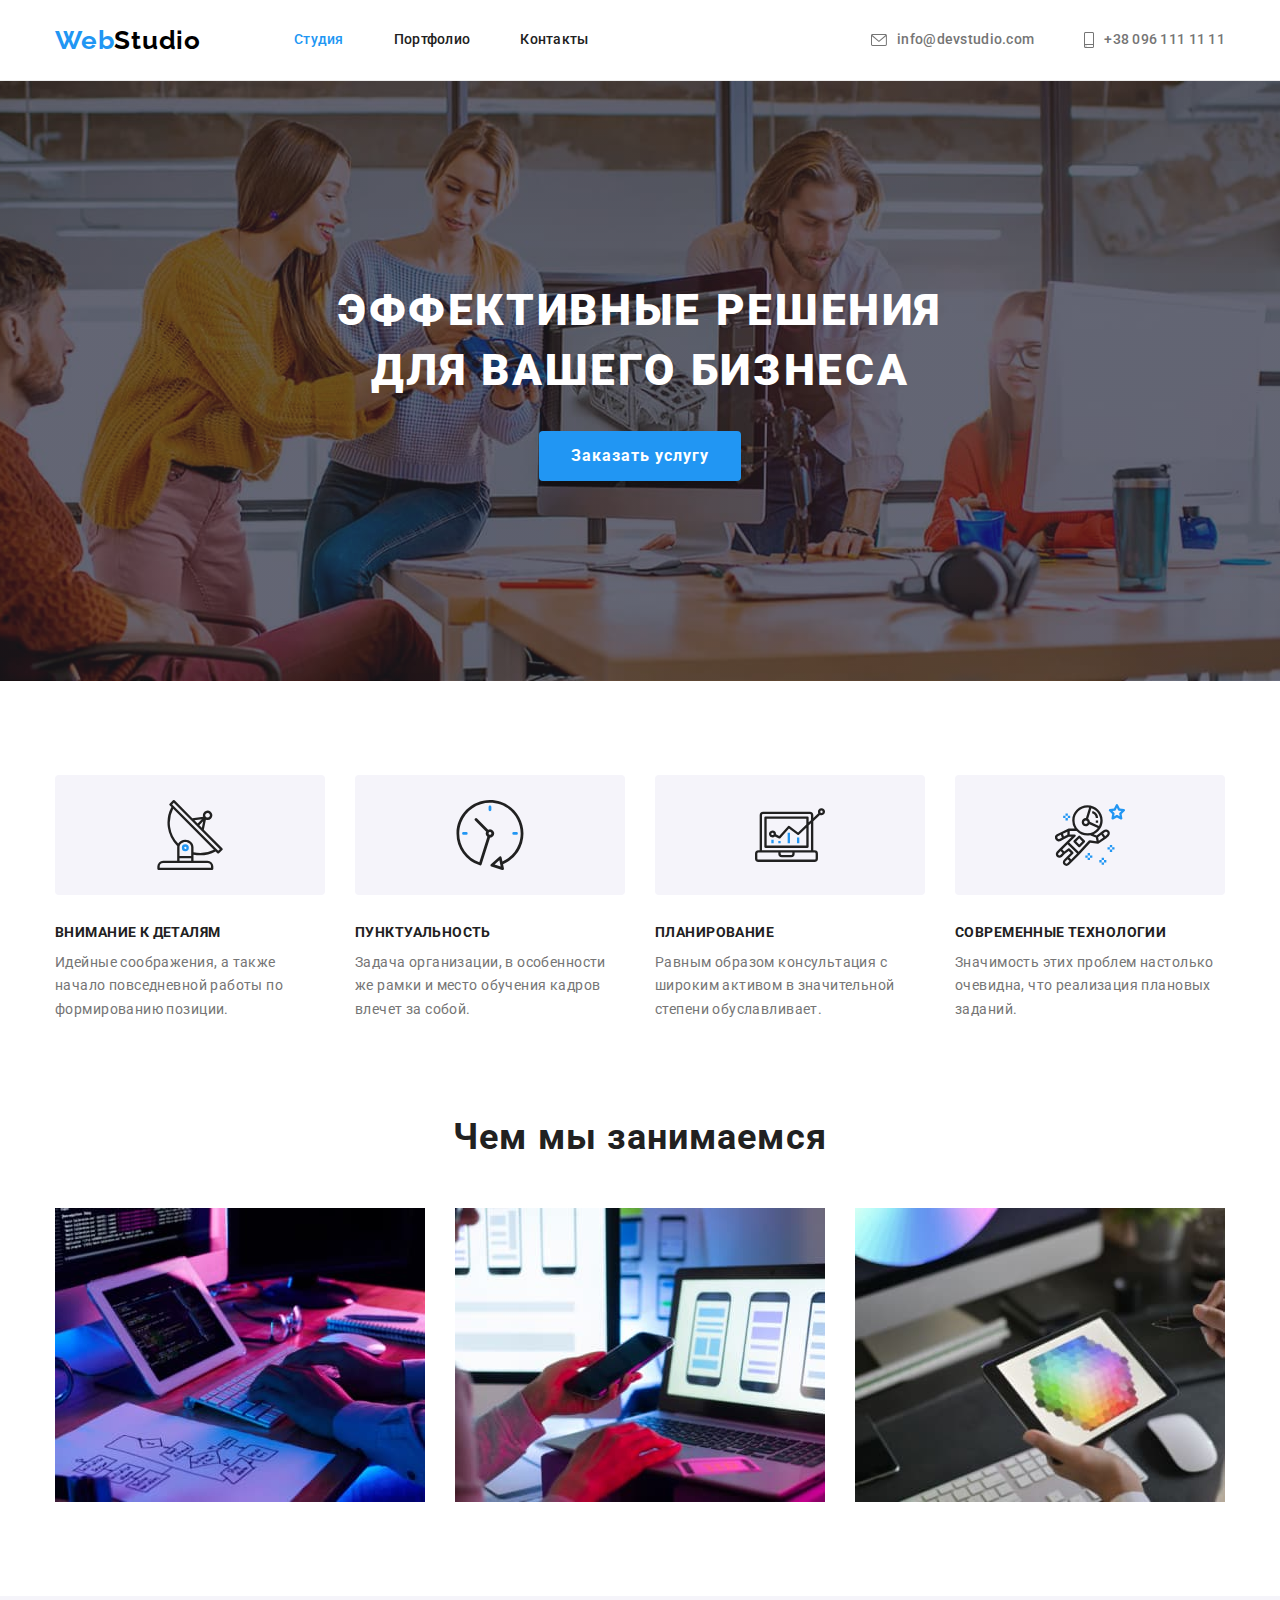
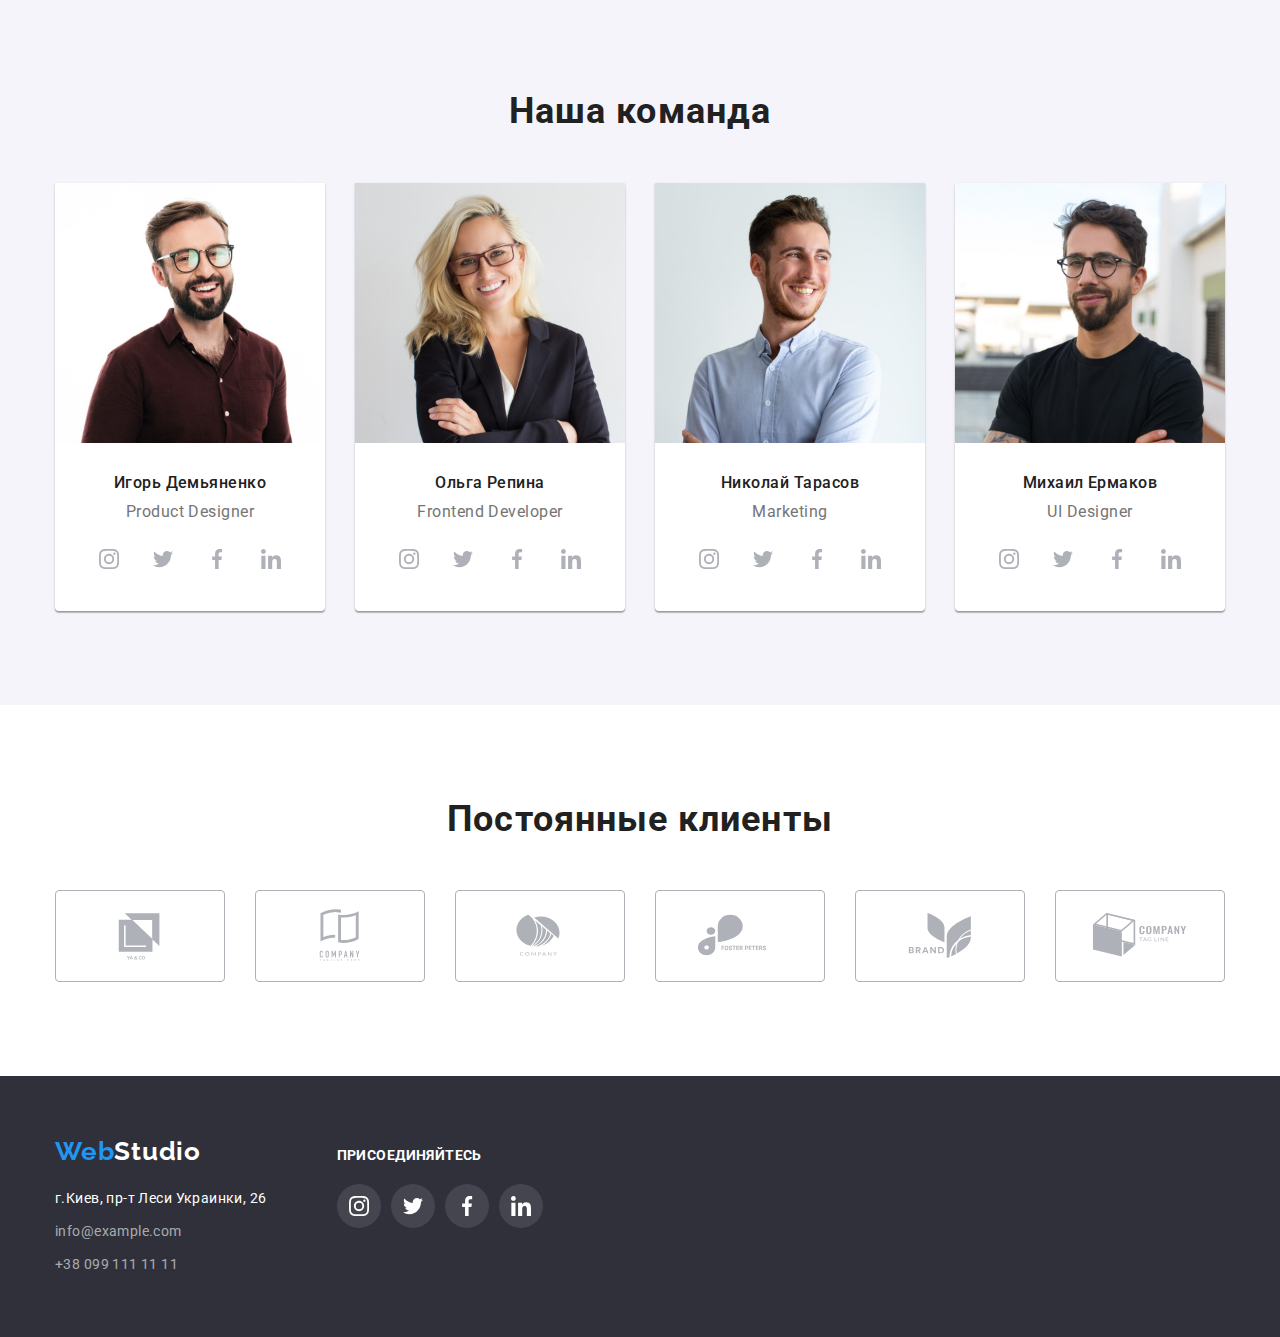
<file: index.html>
<!DOCTYPE html>
<html lang="ru">
  <head>
    <meta charset="UTF-8" />
    <meta http-equiv="X-UA-Compatible" content="IE=edge" />
    <meta name="viewport" content="width=device-width, initial-scale=1.0" />
    <title>Студия</title>
    <link rel="preconnect" href="https://fonts.googleapis.com" />
    <link rel="preconnect" href="https://fonts.gstatic.com" crossorigin />
    <link
      href="https://fonts.googleapis.com/css2?family=Raleway:wght@700&family=Roboto:wght@400;500;700;900&display=swap"
      rel="stylesheet"
    />
    <link
      rel="stylesheet"
      href="https://cdnjs.cloudflare.com/ajax/libs/modern-normalize/1.1.0/modern-normalize.min.css"
    />
    <link rel="stylesheet" href="./css/styles.css" />
  </head>
  <body>
    <!--Шапка сайта-->

    <header class="header">
      <div class="container main-nav">
        <nav class="header-nav">
          <a class="logo link" href="./index.html">Web<span class="logo-black">Studio</span></a>

          <ul class="header-nav-list">
            <li class="header-nav-item">
              <a class="header-nav-link link current" href="./index.html">Студия</a>
            </li>
            <li class="header-nav-item">
              <a class="header-nav-link link" href="./portfolio.html">Портфолио</a>
            </li>
            <li class="header-nav-item"><a class="header-nav-link link" href="">Контакты</a></li>
          </ul>
        </nav>
        <ul class="header-contact">
          <li class="header-contact-item">
            <a class="header-contact-link link" href="mailto:info@devstudio.com">
              <svg class="contact-icon" width="16" height="12">
                <use href="./images/icons.svg#icon-envelope"></use>
              </svg>
              info@devstudio.com</a
            >
          </li>
          <li class="header-contact-item">
            <a class="header-contact-link link" href="tel:+380961111111">
              <svg class="contact-icon" width="10" height="16">
                <use href="./images/icons.svg#icon-smartphone"></use>
              </svg>
              +38 096 111 11 11
            </a>
          </li>
        </ul>
      </div>
    </header>

    <main>
      <!--Герой-->

      <section class="hero">
        <div class="container">
          <h1 class="hero-title">Эффективные решения для вашего бизнеса</h1>
          <button class="hero-btn" type="button">Заказать услугу</button>
        </div>
      </section>

      <!--Наши особенности-->

      <section class="section">
        <div class="container">
          <h2 class="visually-hidden title">Наши особенности</h2>
          <ul class="feature-list">
            <li class="feature-list-item">
              <div class="feature-box-icon">
                <svg width="70" height="70">
                  <use href="./images/icons.svg#icon-antenna"></use>
                </svg>
              </div>
              <h3 class="feature-list-title title">Внимание к деталям</h3>
              <p class="feature-list-text">
                Идейные соображения, а также начало повседневной работы по формированию позиции.
              </p>
            </li>
            <li class="feature-list-item clock">
              <div class="feature-box-icon">
                <svg width="70" height="70">
                  <use href="./images/icons.svg#icon-clock"></use>
                </svg>
              </div>
              <h3 class="feature-list-title title">Пунктуальность</h3>
              <p class="feature-list-text">
                Задача организации, в особенности же рамки и место обучения кадров влечет за собой.
              </p>
            </li>
            <li class="feature-list-item diagram">
              <div class="feature-box-icon">
                <svg width="70" height="70">
                  <use href="./images/icons.svg#icon-diagram"></use>
                </svg>
              </div>
              <h3 class="feature-list-title title">Планирование</h3>
              <p class="feature-list-text">
                Равным образом консультация с широким активом в значительной степени обуславливает.
              </p>
            </li>
            <li class="feature-list-item astronaut">
              <div class="feature-box-icon">
                <svg width="70" height="70">
                  <use href="./images/icons.svg#icon-astronaut"></use>
                </svg>
              </div>
              <h3 class="feature-list-title title">Современные технологии</h3>
              <p class="feature-list-text">
                Значимость этих проблем настолько очевидна, что реализация плановых заданий.
              </p>
            </li>
          </ul>
        </div>
      </section>

      <!--Чем мы занимаемся-->

      <section class="product section">
        <div class="container">
          <h2 class="product-title title">Чем мы занимаемся</h2>
          <ul class="product-list">
            <li class="product-list-item">
              <img
                class="product-list-img"
                src="./images/box1.jpg"
                alt="набор текста на клавиатуре"
                width="370"
              />
            </li>
            <li class="product-list-item">
              <img
                class="product-list-img"
                src="./images/box2.jpg"
                alt="мобильный телефон в руке и ноутбук"
                width="370"
              />
            </li>
            <li class="product-list-item">
              <img
                class="product-list-img"
                src="./images/box3.jpg"
                alt="планшет в руке"
                width="370"
              />
            </li>
          </ul>
        </div>
      </section>

      <!--Наша команда-->

      <section class="team section">
        <div class="container">
          <h2 class="team-title title">Наша команда</h2>
          <ul class="team-list">
            <li class="team-list-item">
              <img
                class="team-list-img"
                src="./images/teamcard1.jpg"
                alt="фото мужчины в очках"
                width="270"
              />
              <div class="team-list-cont">
                <h3 class="team-list-title title">Игорь Демьяненко</h3>
                <p class="team-list-text" lang="en">Product Designer</p>
                <ul class="team-social-list">
                  <li class="team-social-item">
                    <a
                      class="team-social-link link"
                      href="#"
                      target="_blank"
                      rel="noopener noreferrer"
                    >
                      <svg width="20" height="20">
                        <use href="./images/icons.svg#icon-instagram"></use>
                      </svg>
                    </a>
                  </li>
                  <li class="team-social-item">
                    <a
                      class="team-social-link link"
                      href="#"
                      target="_blank"
                      rel="noopener noreferrer"
                    >
                      <svg width="20" height="20">
                        <use href="./images/icons.svg#icon-twitter"></use>
                      </svg>
                    </a>
                  </li>
                  <li class="team-social-item">
                    <a
                      class="team-social-link link"
                      href="#"
                      target="_blank"
                      rel="noopener noreferrer"
                    >
                      <svg width="20" height="20">
                        <use href="./images/icons.svg#icon-facebook"></use>
                      </svg>
                    </a>
                  </li>
                  <li class="team-social-item">
                    <a
                      class="team-social-link link"
                      href="#"
                      target="_blank"
                      rel="noopener noreferrer"
                    >
                      <svg width="20" height="20">
                        <use href="./images/icons.svg#icon-linkedin"></use>
                      </svg>
                    </a>
                  </li>
                </ul>
              </div>
            </li>
            <li class="team-list-item">
              <img
                class="team-list-img"
                src="./images/teamcard2.jpg"
                alt="фото женщины в очках"
                width="270"
              />
              <div class="team-list-cont">
                <h3 class="team-list-title title">Ольга Репина</h3>
                <p class="team-list-text" lang="en">Frontend Developer</p>
                <ul class="team-social-list">
                  <li class="team-social-item">
                    <a
                      class="team-social-link link"
                      href="#"
                      target="_blank"
                      rel="noopener noreferrer"
                    >
                      <svg width="20" height="20">
                        <use href="./images/icons.svg#icon-instagram"></use>
                      </svg>
                    </a>
                  </li>
                  <li class="team-social-item">
                    <a
                      class="team-social-link link"
                      href="#"
                      target="_blank"
                      rel="noopener noreferrer"
                    >
                      <svg width="20" height="20">
                        <use href="./images/icons.svg#icon-twitter"></use>
                      </svg>
                    </a>
                  </li>
                  <li class="team-social-item">
                    <a
                      class="team-social-link link"
                      href="#"
                      target="_blank"
                      rel="noopener noreferrer"
                    >
                      <svg width="20" height="20">
                        <use href="./images/icons.svg#icon-facebook"></use>
                      </svg>
                    </a>
                  </li>
                  <li class="team-social-item">
                    <a
                      class="team-social-link link"
                      href="#"
                      target="_blank"
                      rel="noopener noreferrer"
                    >
                      <svg width="20" height="20">
                        <use href="./images/icons.svg#icon-linkedin"></use>
                      </svg>
                    </a>
                  </li>
                </ul>
              </div>
            </li>
            <li class="team-list-item">
              <img
                class="team-list-img"
                src="./images/teamcard3.jpg"
                alt="фото улыбающегося мужчины"
                width="270"
              />
              <div class="team-list-cont">
                <h3 class="team-list-title title">Николай Тарасов</h3>
                <p class="team-list-text" lang="en">Marketing</p>
                <ul class="team-social-list">
                  <li class="team-social-item">
                    <a
                      class="team-social-link link"
                      href="#"
                      target="_blank"
                      rel="noopener noreferrer"
                    >
                      <svg width="20" height="20">
                        <use href="./images/icons.svg#icon-instagram"></use>
                      </svg>
                    </a>
                  </li>
                  <li class="team-social-item">
                    <a
                      class="team-social-link link"
                      href="#"
                      target="_blank"
                      rel="noopener noreferrer"
                    >
                      <svg width="20" height="20">
                        <use href="./images/icons.svg#icon-twitter"></use>
                      </svg>
                    </a>
                  </li>
                  <li class="team-social-item">
                    <a
                      class="team-social-link link"
                      href="#"
                      target="_blank"
                      rel="noopener noreferrer"
                    >
                      <svg width="20" height="20">
                        <use href="./images/icons.svg#icon-facebook"></use>
                      </svg>
                    </a>
                  </li>
                  <li class="team-social-item">
                    <a
                      class="team-social-link link"
                      href="#"
                      target="_blank"
                      rel="noopener noreferrer"
                    >
                      <svg width="20" height="20">
                        <use href="./images/icons.svg#icon-linkedin"></use>
                      </svg>
                    </a>
                  </li>
                </ul>
              </div>
            </li>
            <li class="team-list-item">
              <img
                class="team-list-img"
                src="./images/teamcard4.jpg"
                alt="фото мужчины в очках"
                width="270"
              />
              <div class="team-list-cont">
                <h3 class="team-list-title title">Михаил Ермаков</h3>
                <p class="team-list-text" lang="en">UI Designer</p>
                <ul class="team-social-list">
                  <li class="team-social-item">
                    <a
                      class="team-social-link link"
                      href="#"
                      target="_blank"
                      rel="noopener noreferrer"
                    >
                      <svg width="20" height="20">
                        <use href="./images/icons.svg#icon-instagram"></use>
                      </svg>
                    </a>
                  </li>
                  <li class="team-social-item">
                    <a
                      class="team-social-link link"
                      href="#"
                      target="_blank"
                      rel="noopener noreferrer"
                    >
                      <svg width="20" height="20">
                        <use href="./images/icons.svg#icon-twitter"></use>
                      </svg>
                    </a>
                  </li>
                  <li class="team-social-item">
                    <a
                      class="team-social-link link"
                      href="#"
                      target="_blank"
                      rel="noopener noreferrer"
                    >
                      <svg width="20" height="20">
                        <use href="./images/icons.svg#icon-facebook"></use>
                      </svg>
                    </a>
                  </li>
                  <li class="team-social-item">
                    <a
                      class="team-social-link link"
                      href="#"
                      target="_blank"
                      rel="noopener noreferrer"
                    >
                      <svg width="20" height="20">
                        <use href="./images/icons.svg#icon-linkedin"></use>
                      </svg>
                    </a>
                  </li>
                </ul>
              </div>
            </li>
          </ul>
        </div>
      </section>

      <!--       Постоянные клиенты       -->

      <section class="section">
        <div class="container">
          <h2 class="client-title title">Постоянные клиенты</h2>
          <ul class="client-list">
            <li class="client-item">
              <a class="client-link link" target="_blank" rel="noreferrer noopener" href="#">
                <svg class="client-icon" width="106" height="60">
                  <use href="./images/icons.svg#icon-client01"></use>
                </svg>
              </a>
            </li>
            <li class="client-item">
              <a class="client-link link" target="_blank" rel="noreferrer noopener" href="#">
                <svg class="client-icon" width="106" height="60">
                  <use href="./images/icons.svg#icon-client02"></use>
                </svg>
              </a>
            </li>
            <li class="client-item">
              <a class="client-link link" target="_blank" rel="noreferrer noopener" href="#">
                <svg class="client-icon" width="106" height="60">
                  <use href="./images/icons.svg#icon-client03"></use>
                </svg>
              </a>
            </li>
            <li class="client-item">
              <a class="client-link link" target="_blank" rel="noreferrer noopener" href="#">
                <svg class="client-icon" width="106" height="60">
                  <use href="./images/icons.svg#icon-client04"></use>
                </svg>
              </a>
            </li>
            <li class="client-item">
              <a class="client-link link" target="_blank" rel="noreferrer noopener" href="#">
                <svg class="client-icon" width="106" height="60">
                  <use href="./images/icons.svg#icon-client05"></use>
                </svg>
              </a>
            </li>
            <li class="client-item">
              <a class="client-link link" target="_blank" rel="noreferrer noopener" href="#">
                <svg class="client-icon" width="106" height="60">
                  <use href="./images/icons.svg#icon-client06"></use>
                </svg>
              </a>
            </li>
          </ul>
        </div>
      </section>
    </main>

    <!--Подвал-->

    <footer class="footer">
      <div class="container footerflex">
        <div class="footer-box-addr">
          <a href="./index.html" class="logo link">Web<span class="logo-white">Studio</span></a>
          <address class="footer-addr">
            <ul class="footer-addr-list">
              <li class="footer-addr-item">
                <a
                  class="footer-addr-link link"
                  href="https://goo.gl/maps/jjjQnr7aBf25NbzN8"
                  target="_blank"
                  rel="noopener noreferrer"
                  >г.Киев, пр-т Леси Украинки, 26</a
                >
              </li>
              <li class="footer-addr-item">
                <a class="footer-addr-link link" href="mailto:info@example.com">info@example.com</a>
              </li>
              <li class="footer-addr-item">
                <a class="footer-addr-link link" href="tel:+380991111111">+38 099 111 11 11</a>
              </li>
            </ul>
          </address>
        </div>
        <div class="footer-box-social">
          <h2 class="footer-social-title">Присоединяйтесь</h2>
          <ul class="footer-social-list">
            <li class="footer-social-item">
              <a class="footer-social-link link" href="#" target="_blank" rel="noopener noreferrer">
                <svg width="20" height="20">
                  <use href="./images/icons.svg#icon-instagram"></use>
                </svg>
              </a>
            </li>
            <li class="footer-social-item">
              <a class="footer-social-link link" href="#" target="_blank" rel="noopener noreferrer">
                <svg width="20" height="20">
                  <use href="./images/icons.svg#icon-twitter"></use>
                </svg>
              </a>
            </li>
            <li class="footer-social-item">
              <a class="footer-social-link link" href="#" target="_blank" rel="noopener noreferrer">
                <svg width="20" height="20">
                  <use href="./images/icons.svg#icon-facebook"></use>
                </svg>
              </a>
            </li>
            <li class="footer-social-item">
              <a class="footer-social-link link" href="#" target="_blank" rel="noopener noreferrer">
                <svg width="20" height="20">
                  <use href="./images/icons.svg#icon-linkedin"></use>
                </svg>
              </a>
            </li>
          </ul>
        </div>
      </div>
    </footer>
  </body>
</html>
</file>
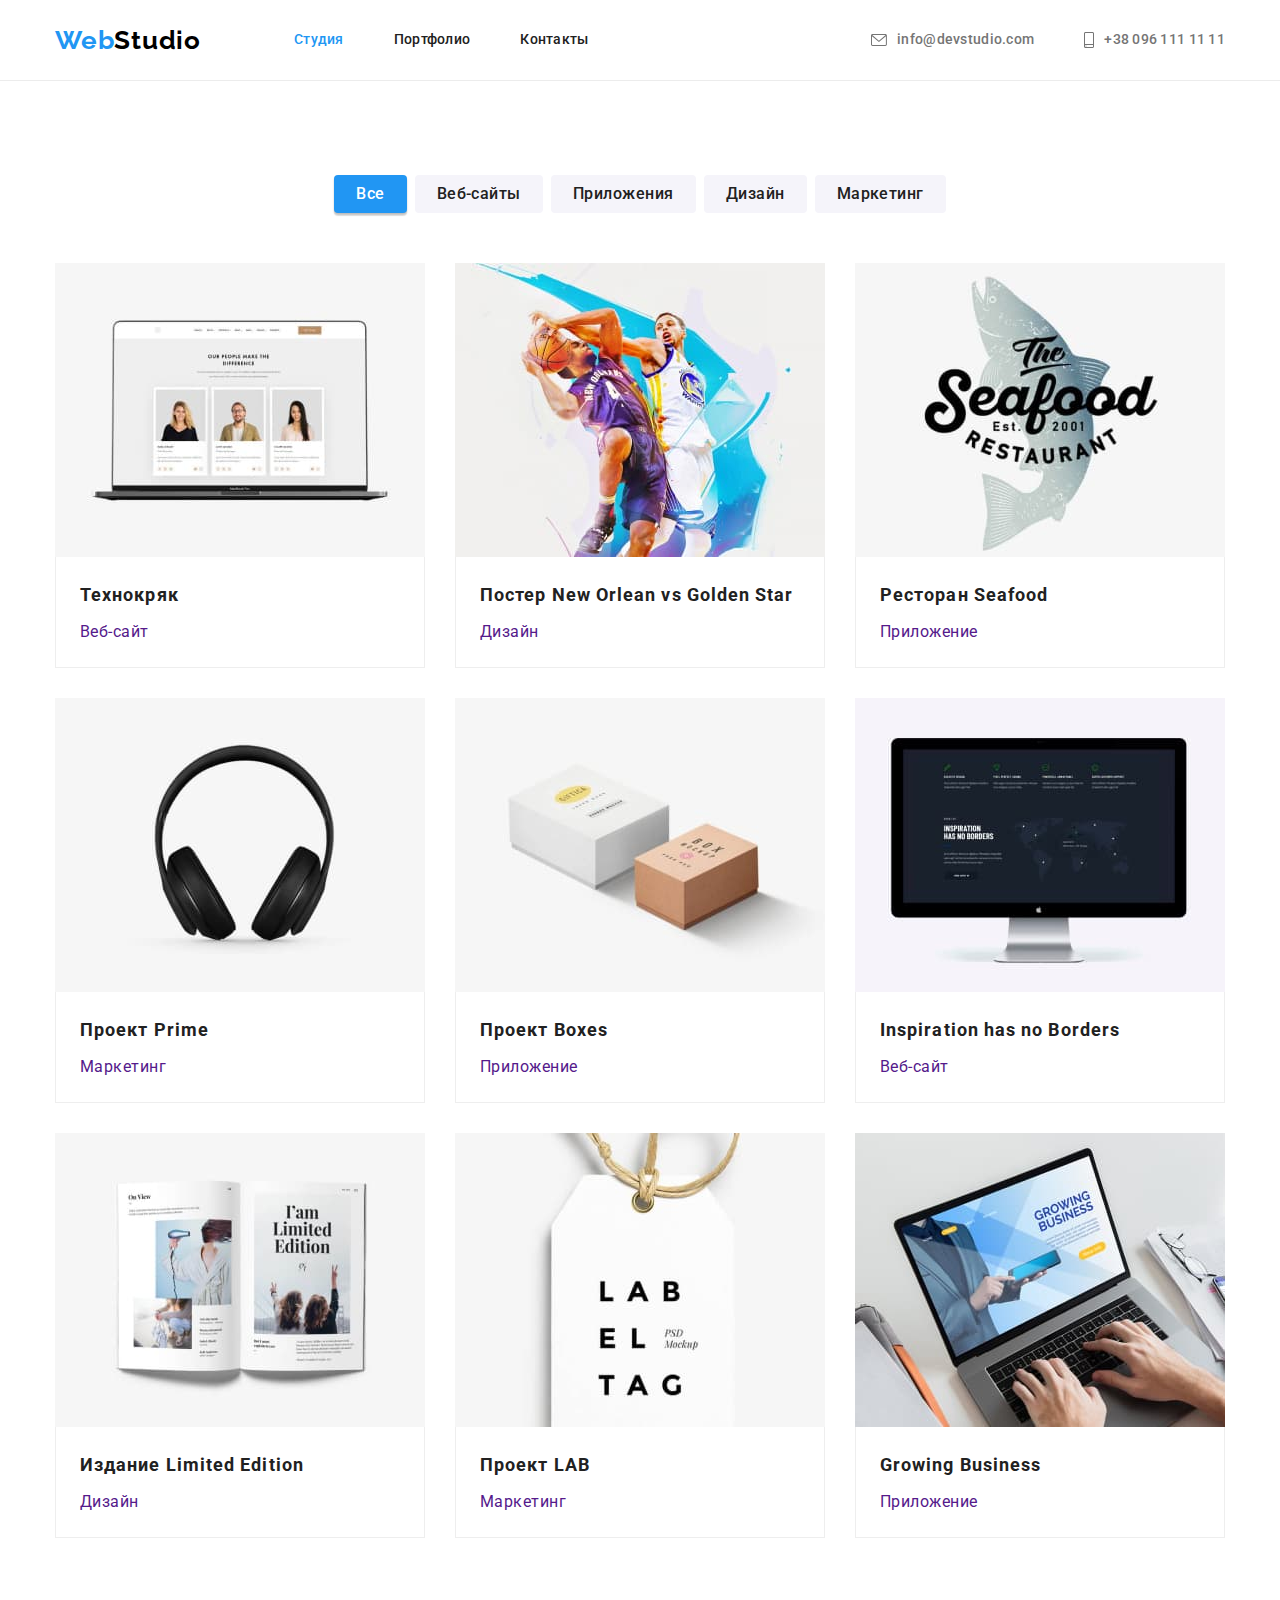
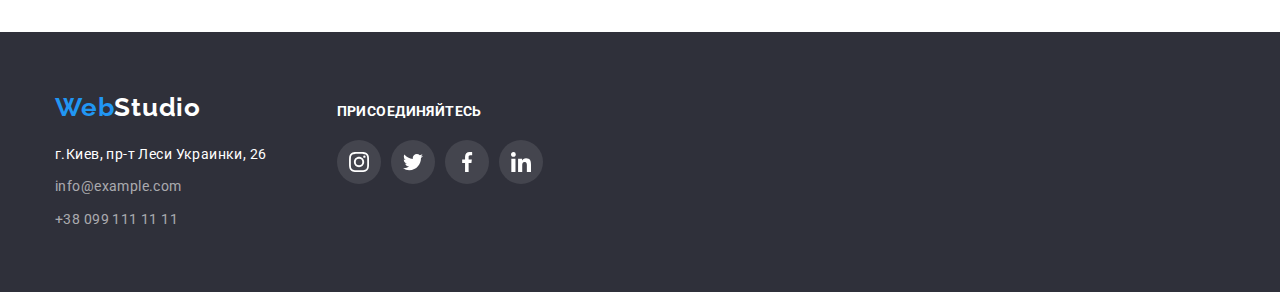
<file: portfolio.html>
<!DOCTYPE html>
<html lang="ru">
  <head>
    <meta charset="UTF-8" />
    <meta http-equiv="X-UA-Compatible" content="IE=edge" />
    <meta name="viewport" content="width=device-width, initial-scale=1.0" />
    <title>Портфолио</title>

    <link rel="preconnect" href="https://fonts.googleapis.com" />
    <link rel="preconnect" href="https://fonts.gstatic.com" crossorigin />
    <link
      href="https://fonts.googleapis.com/css2?family=Raleway:wght@700&family=Roboto:wght@400;500;700;900&display=swap"
      rel="stylesheet"
    />
    <link
      rel="stylesheet"
      href="https://cdnjs.cloudflare.com/ajax/libs/modern-normalize/1.1.0/modern-normalize.min.css"
    />
    <link rel="stylesheet" href="./css/styles.css" />
  </head>
  <body>
    <!--Шапка сайта-->

    <header class="header">
      <div class="container main-nav">
        <nav class="header-nav">
          <a class="logo link" href="./index.html">Web<span class="logo-black">Studio</span></a>

          <ul class="header-nav-list">
            <li class="header-nav-item">
              <a class="header-nav-link link current" href="./index.html">Студия</a>
            </li>
            <li class="header-nav-item">
              <a class="header-nav-link link" href="./portfolio.html">Портфолио</a>
            </li>
            <li class="header-nav-item"><a class="header-nav-link link" href="">Контакты</a></li>
          </ul>
        </nav>
        <ul class="header-contact">
          <li class="header-contact-item">
            <a class="header-contact-link link" href="mailto:info@devstudio.com">
              <svg class="contact-icon" width="16" height="12">
                <use href="./images/icons.svg#icon-envelope"></use>
              </svg>
              info@devstudio.com</a
            >
          </li>
          <li class="header-contact-item">
            <a class="header-contact-link link" href="tel:+380961111111">
              <svg class="contact-icon" width="10" height="16">
                <use href="./images/icons.svg#icon-smartphone"></use>
              </svg>
              +38 096 111 11 11
            </a>
          </li>
        </ul>
      </div>
    </header>

    <!--Основной контент  -->

    <main>
      <section class="section">
        <div class="container">
          <h1 class="visually-hidden title">Портфолио</h1>

          <!-- Фильтры -->

          <ul class="filter-list">
            <li class="filter-item">
              <button class="filter-btn active" type="button">Все</button>
            </li>
            <li class="filter-item"><button class="filter-btn" type="button">Веб-сайты</button></li>
            <li class="filter-item">
              <button class="filter-btn" type="button">Приложения</button>
            </li>
            <li class="filter-item"><button class="filter-btn" type="button">Дизайн</button></li>
            <li class="filter-item">
              <button class="filter-btn" type="button">Маркетинг</button>
            </li>
          </ul>

          <!-- Проекты -->

          <ul class="project-list">
            <li class="project-list-item">
              <a class="project-list-link link" href="">
                <img
                  class="project-list-img"
                  src="./images/portfolio-01.jpg"
                  alt="Открытый ноутбук с изображением сайта на экране"
                  width="370"
                />
                <div class="project-list-cont">
                  <h2 class="project-list-title title">Технокряк</h2>
                  <p class="project-list-text">Веб-сайт</p>
                </div>
              </a>
            </li>
            <li class="project-list-item">
              <a class="project-list-link link" href="">
                <img
                  class="project-list-img"
                  src="./images/portfolio-02.jpg"
                  alt="Двое мужчин играют в баскетбол"
                  width="370"
                />
                <div class="project-list-cont">
                  <h2 class="project-list-title title">
                    Постер <span lang="en">New Orlean vs Golden Star</span>
                  </h2>
                  <p class="project-list-text">Дизайн</p>
                </div>
              </a>
            </li>
            <li class="project-list-item">
              <a class="project-list-link link" href="">
                <img
                  class="project-list-img"
                  src="./images/portfolio-03.jpg"
                  alt="Название ресторана на фоне рыбы"
                  width="370"
                />
                <div class="project-list-cont">
                  <h2 class="project-list-title title">Ресторан <span lang="en">Seafood</span></h2>
                  <p class="project-list-text">Приложение</p>
                </div>
              </a>
            </li>
            <li class="project-list-item">
              <a class="project-list-link link" href="">
                <img
                  class="project-list-img"
                  src="./images/portfolio-04.jpg"
                  alt="Полноразмерные наушники"
                  width="370"
                />
                <div class="project-list-cont">
                  <h2 class="project-list-title title">Проект <span lang="en">Prime</span></h2>
                  <p class="project-list-text">Маркетинг</p>
                </div>
              </a>
            </li>
            <li class="project-list-item">
              <a class="project-list-link link" href="">
                <img
                  class="project-list-img"
                  src="./images/portfolio-05.jpg"
                  alt="Две коробки:белая и крафт"
                  width="370"
                />
                <div class="project-list-cont">
                  <h2 class="project-list-title title">Проект <span>Boxes</span></h2>
                  <p class="project-list-text">Приложение</p>
                </div>
              </a>
            </li>
            <li class="project-list-item">
              <a class="project-list-link link" href="">
                <img
                  class="project-list-img"
                  src="./images/portfolio-06.jpg"
                  alt="Монитор Apple с изображением сайта на экране"
                  width="370"
                />
                <div class="project-list-cont">
                  <h2 class="project-list-title title" lang="en">Inspiration has no Borders</h2>
                  <p class="project-list-text">Веб-сайт</p>
                </div>
              </a>
            </li>
            <li class="project-list-item">
              <a class="project-list-link link" href="">
                <img
                  class="project-list-img"
                  src="./images/portfolio-07.jpg"
                  alt="Разворот журнала с картинками"
                  width="370"
                />
                <div class="project-list-cont">
                  <h2 class="project-list-title title">
                    Издание <span lang="en">Limited Edition</span>
                  </h2>
                  <p class="project-list-text">Дизайн</p>
                </div>
              </a>
            </li>
            <li class="project-list-item">
              <a class="project-list-link link" href="">
                <img
                  class="project-list-img"
                  src="./images/portfolio-08.jpg"
                  alt="Бирка с надписями на бечёвке"
                  width="370"
                />
                <div class="project-list-cont">
                  <h2 class="project-list-title title">Проект <span lang="en">LAB</span></h2>
                  <p class="project-list-text">Маркетинг</p>
                </div>
              </a>
            </li>
            <li class="project-list-item">
              <a class="project-list-link link" href="">
                <img
                  class="project-list-img"
                  src="./images/portfolio-09.jpg"
                  alt="Ладони рук, работающие с клавиатурой открытого ноутбука"
                  width="370"
                />
                <div class="project-list-cont">
                  <h2 class="project-list-title title" lang="en">Growing Business</h2>
                  <p class="project-list-text">Приложение</p>
                </div>
              </a>
            </li>
          </ul>
        </div>
      </section>
    </main>

    <!--Подвал-->

    <footer class="footer">
      <div class="container footerflex">
        <div class="footer-box-addr">
          <a href="./index.html" class="logo link">Web<span class="logo-white">Studio</span></a>
          <address class="footer-addr">
            <ul class="footer-addr-list">
              <li class="footer-addr-item">
                <a
                  class="footer-addr-link link"
                  href="https://goo.gl/maps/jjjQnr7aBf25NbzN8"
                  target="_blank"
                  rel="noopener noreferrer"
                  >г.Киев, пр-т Леси Украинки, 26</a
                >
              </li>
              <li class="footer-addr-item">
                <a class="footer-addr-link link" href="mailto:info@example.com">info@example.com</a>
              </li>
              <li class="footer-addr-item">
                <a class="footer-addr-link link" href="tel:+380991111111">+38 099 111 11 11</a>
              </li>
            </ul>
          </address>
        </div>
        <div class="footer-box-social">
          <h2 class="footer-social-title">Присоединяйтесь</h2>
          <ul class="footer-social-list">
            <li class="footer-social-item">
              <a class="footer-social-link link" href="#" target="_blank" rel="noopener noreferrer">
                <svg width="20" height="20">
                  <use href="./images/icons.svg#icon-instagram"></use>
                </svg>
              </a>
            </li>
            <li class="footer-social-item">
              <a class="footer-social-link link" href="#" target="_blank" rel="noopener noreferrer">
                <svg width="20" height="20">
                  <use href="./images/icons.svg#icon-twitter"></use>
                </svg>
              </a>
            </li>
            <li class="footer-social-item">
              <a class="footer-social-link link" href="#" target="_blank" rel="noopener noreferrer">
                <svg width="20" height="20">
                  <use href="./images/icons.svg#icon-facebook"></use>
                </svg>
              </a>
            </li>
            <li class="footer-social-item">
              <a class="footer-social-link link" href="#" target="_blank" rel="noopener noreferrer">
                <svg width="20" height="20">
                  <use href="./images/icons.svg#icon-linkedin"></use>
                </svg>
              </a>
            </li>
          </ul>
        </div>
      </div>
    </footer>
  </body>
</html>
</file>
<file: css/styles.css>
/*  цвет текста заголовков #212121  */
/* основной цвет текста #757575 */
/* дополнительный цвет текста и заголовков #FFFFFF */
/* цвет лого #000000, #2196F3 */
/* телефон и мыло в футере цвет rgba(255, 255, 255, 0.6);*/
/* акцент #2196F3 */
/* hero background #2F303A; */
/*  our team bg #F5F4FA;*/
/* footer bg #2F303A; */

/* -------------total styles------------- */

:root {
  --main-text-color: #757575;
  --accent-color: #2196f3;
  --title-color: #212121;
  --external-color: #ffffff;
  --bg-color: #2f303a;
  --ex-bg-color: #f5f4fa;
}

body {
  font-family: 'Roboto', sans-serif;
  color: var(--main-text-color);
  background-color: var(--external-color);
}

p,
h1,
h2,
h3,
h4,
h5,
h6 {
  margin: 0;
}

ul,
ol {
  list-style: none;
  margin: 0;
  padding-left: 0;
}

img {
  display: block;
  max-width: 100%;
  height: auto;
}

.link {
  text-decoration: none;
}

.title {
  color: var(--title-color);
}

.visually-hidden {
  position: absolute;
  white-space: nowrap;
  width: 1px;
  height: 1px;
  overflow: hidden;
  border: 0;
  padding: 0;
  clip: rect(0 0 0 0);
  clip-path: inset(50%);
  margin: -1px;
}

.container {
  width: 1200px;
  padding-left: 15px;
  padding-right: 15px;
  margin-left: auto;
  margin-right: auto;
}

.section {
  padding-top: 94px;
  padding-bottom: 94px;
}

/* -------------header styles-------------- */

.header {
  border-bottom: 1px solid #ececec;
}

.main-nav {
  display: flex;
  align-items: center;
}

.header-nav {
  display: flex;
  align-items: center;
}

.logo {
  display: block;

  font-family: 'Raleway', sans-serif;
  font-weight: 700;
  font-size: 26px;
  line-height: 1.19;
  letter-spacing: 0.03em;
  color: var(--accent-color);
}

.logo-black {
  color: #000000;
}

.header-nav-list {
  display: flex;
  align-items: center;
  margin-left: 93px;
}

.header-nav-item + .header-nav-item {
  margin-left: 50px;
}

.header-nav-link {
  display: block;
  padding-top: 32px;
  padding-bottom: 32px;

  font-weight: 500;
  font-size: 14px;
  line-height: 1.14;
  letter-spacing: 0.02em;
  color: var(--title-color);
}

.header-nav-link:hover,
.header-nav-link:focus {
  color: var(--accent-color);
}

.header-contact {
  display: flex;
  align-items: center;
  margin-left: auto;
}

.header-contact-item + .header-contact-item {
  margin-left: 50px;
}
.header-contact-link {
  display: flex;
  align-items: center;
  padding-top: 32px;
  padding-bottom: 32px;

  font-weight: 500;
  font-size: 14px;
  line-height: 1.14;
  letter-spacing: 0.02em;
  color: var(--main-text-color);
}

.contact-icon {
  margin-right: 10px;
  fill: currentColor;
}

.current,
.header-contact-link:hover,
.header-contact-link:focus,
.icon-contact:hover,
.icon-contact:focus {
  color: var(--accent-color);
}

/* ------------------hero styles---------------- */

.hero {
  padding-top: 200px;
  padding-bottom: 200px;
  background-color: var(--bg-color);
  text-align: center;
  max-width: 1600px;
  margin-left: auto;
  margin-right: auto;
  background-image: linear-gradient(rgba(47, 48, 58, 0.4), rgba(47, 48, 58, 0.4)),
    url(../images/hero-bg.jpg);
  background-position: 50% 50%;
  background-repeat: no-repeat;
  background-size: cover;
}

.hero-title {
  width: 696px;
  margin-left: auto;
  margin-right: auto;
  margin-bottom: 30px;

  font-weight: 900;
  font-size: 44px;
  line-height: 1.36;
  letter-spacing: 0.06em;
  text-transform: uppercase;
  color: var(--external-color);
}

.hero-btn {
  display: inline-block;
  padding: 10px 32px;

  font-size: 16px;
  line-height: 1.87;
  font-weight: 700;
  letter-spacing: 0.06em;
  background-color: var(--accent-color);
  color: var(--external-color);
  box-shadow: 0px 4px 4px rgba(0, 0, 0, 0.15);
  cursor: pointer;
  border: none;
  border-radius: 4px;
}

.hero-btn:hover,
.hero-btn:focus {
  background-color: #188ce8;
}

/* -------------Наши особенности styles-------- */

/* .feature {
} */

.feature-list {
  display: flex;
}

.feature-list-item {
  width: 270px;
}

.feature-box-icon {
  display: flex;
  height: 120px;
  align-items: center;
  justify-content: center;
  background-color: var(--ex-bg-color);
  border-radius: 4px;
  margin-bottom: 30px;
}

.feature-list-item + .feature-list-item {
  margin-left: 30px;
}

.feature-list-title {
  font-size: 14px;
  line-height: 1.14;
  letter-spacing: 0.03em;
  text-transform: uppercase;
  margin-bottom: 10px;
}

.feature-list-text {
  font-size: 14px;
  line-height: 1.71;
  letter-spacing: 0.03em;
}

/* ------------Чем мы занимаемся styles----- */

.product {
  padding-top: 0;
}

.product-title {
  font-size: 36px;
  line-height: 1.17;
  text-align: center;
  letter-spacing: 0.03em;
  margin-bottom: 50px;
}

.product-list {
  display: flex;
}

.product-list-item + .product-list-item {
  margin-left: 30px;
}

/* .product-list-img{
} */

/* ---------Наша команда styles------------*/

.team {
  background-color: var(--ex-bg-color);
}

.team-title {
  font-size: 36px;
  line-height: 1.17;
  text-align: center;
  letter-spacing: 0.03em;
  margin-bottom: 50px;
}

.team-list {
  display: flex;
}

.team-list-item + .team-list-item {
  margin-left: 30px;
}

.team-list-item {
  text-align: center;

  box-shadow: 0px 1px 3px rgba(0, 0, 0, 0.12), 0px 1px 1px rgba(0, 0, 0, 0.14),
    0px 2px 1px rgba(0, 0, 0, 0.2);
  border-radius: 0px 0px 4px 4px;
  background-color: #ffffff;
}
/* .team-list-img {
} */

.team-list-cont {
  padding-top: 30px;
  padding-bottom: 30px;
}

.team-list-title {
  font-weight: 500;
  font-size: 16px;
  line-height: 1.19;
  letter-spacing: 0.03em;
  margin-bottom: 10px;
}
.team-list-text {
  font-size: 16px;
  line-height: 1.19;
  letter-spacing: 0.03em;
  margin-bottom: 16px;
}

.team-social-list {
  display: flex;
  justify-content: center;
}

.team-social-item + .team-social-item {
  margin-left: 10px;
}

.team-social-link {
  width: 44px;
  height: 44px;
  display: flex;
  justify-content: center;
  align-items: center;
  fill: #afb1b8;
  border-radius: 50%;
}

.team-social-link:hover,
.team-social-link:focus {
  background-color: var(--accent-color);
  fill: var(--external-color);
  box-shadow: 0px 4px 4px rgba(0, 0, 0, 0.25);
}

/* -----------Clients styles--------------- */

.client-title {
  font-size: 36px;
  line-height: 1, 17;
  text-align: center;
  letter-spacing: 0.03em;
  margin-bottom: 50px;
}

.client-list {
  display: flex;
  justify-content: center;
}

.client-item + .client-item {
  margin-left: 30px;
}

.client-link {
  width: 170px;
  height: 92px;
  display: flex;
  justify-content: center;
  align-items: center;
  color: #afb1b8;
  border: 1px solid #afb1b8;
  border-radius: 4px;
}

.client-icon {
  fill: currentColor;
}

.client-link:hover,
.client-link:focus {
  color: var(--accent-color);
  border-color: var(--accent-color);
}
/* ------------Portfolio styles------------ */

/* .portfolio {
} */

/* ------------filter's styles------------- */

.filter-list {
  display: flex;
  justify-content: center;
  margin-bottom: 50px;
}

.filter-item + .filter-item {
  margin-left: 8px;
}

.filter-btn {
  display: inline-block;
  font-weight: 500;
  font-size: 16px;
  line-height: 1.62;
  letter-spacing: 0.03em;
  background-color: var(--ex-bg-color);
  color: var(--title-color);
  cursor: pointer;
  border: none;
  border-radius: 4px;
  padding: 6px 22px;
  text-align: center;
}

.active,
.filter-btn:hover,
.filter-btn:focus {
  background-color: var(--accent-color);
  color: var(--external-color);
  box-shadow: 0px 3px 1px rgba(0, 0, 0, 0.1), 0px 1px 2px rgba(0, 0, 0, 0.08),
    0px 2px 2px rgba(0, 0, 0, 0.12);
}

/* ------------project styles----------- */

.project-list {
  display: flex;
  flex-wrap: wrap;
  /* flex-basis: calc(100% / 3 - 30px);
  margin: -15px; */
}

.project-list-item {
  /* max-width: 370px;
  margin: 15px; */
  width: calc((100% - 60px) / 3);
  margin-right: 30px;
  margin-bottom: 30px;

  background-color: #ffffff;
}

.project-list-item:nth-child(3n) {
  margin-right: 0;
}

.project-list-item:nth-last-child(-n + 3) {
  margin-bottom: 0;
}

.project-list-link {
  display: block;
}

.project-list-link:hover {
  box-shadow: 0px 1px 1px rgba(0, 0, 0, 0.12), 0px 4px 4px rgba(0, 0, 0, 0.06),
    1px 4px 6px rgba(0, 0, 0, 0.16);
}

/* .project-list-img {
} */

.project-list-cont {
  padding: 20px 24px;
  border-left: 1px solid #eeeeee;
  border-right: 1px solid #eeeeee;
  border-bottom: 1px solid #eeeeee;
}

.project-list-title {
  font-size: 18px;
  line-height: 2;
  letter-spacing: 0.06em;
  margin-bottom: 4px;
}

.project-list-text {
  font-size: 16px;
  line-height: 1.87;
  letter-spacing: 0.03em;
}

/* -------------footer styles------------- */

.footer {
  padding-top: 60px;
  padding-bottom: 60px;
  background-color: var(--bg-color);
}

.footerflex {
  display: flex;
  align-items: baseline;
}

.logo-white {
  color: #ffffff;
}

.footer-addr {
  margin-top: 20px;
}
/* .footer-addr-list {
} */

.footer-addr-item + .footer-addr-item {
  margin-top: 9px;
}

.footer-addr-link {
  font-style: normal;
  font-size: 14px;
  line-height: 1.71;
  letter-spacing: 0.03em;
  color: rgba(255, 255, 255, 0.6);
}

.footer-addr-link[target='_blank'] {
  color: #ffffff;
}

.footer-addr-link:hover,
.footer-addr-link:focus {
  color: var(--main-text-color);
}

/* .footer-box-addr {
  
} */

.footer-box-social {
  margin-left: 70px;
}

.footer-social-title {
  font-weight: 700;
  font-size: 14px;
  line-height: 1.14;
  letter-spacing: 0.03em;
  text-transform: uppercase;
  color: #ffffff;

  margin-bottom: 20px;
}

.footer-social-list {
  display: flex;
  justify-content: space-between;
}

.footer-social-item + .footer-social-item {
  margin-left: 10px;
}

.footer-social-link {
  width: 44px;
  height: 44px;
  display: flex;
  justify-content: center;
  align-items: center;
  background-color: rgba(255, 255, 255, 0.1);
  fill: var(--external-color);
  border-radius: 50%;
}

.footer-social-link:hover,
.footer-social-link:focus {
  background-color: var(--accent-color);
}
</file>
